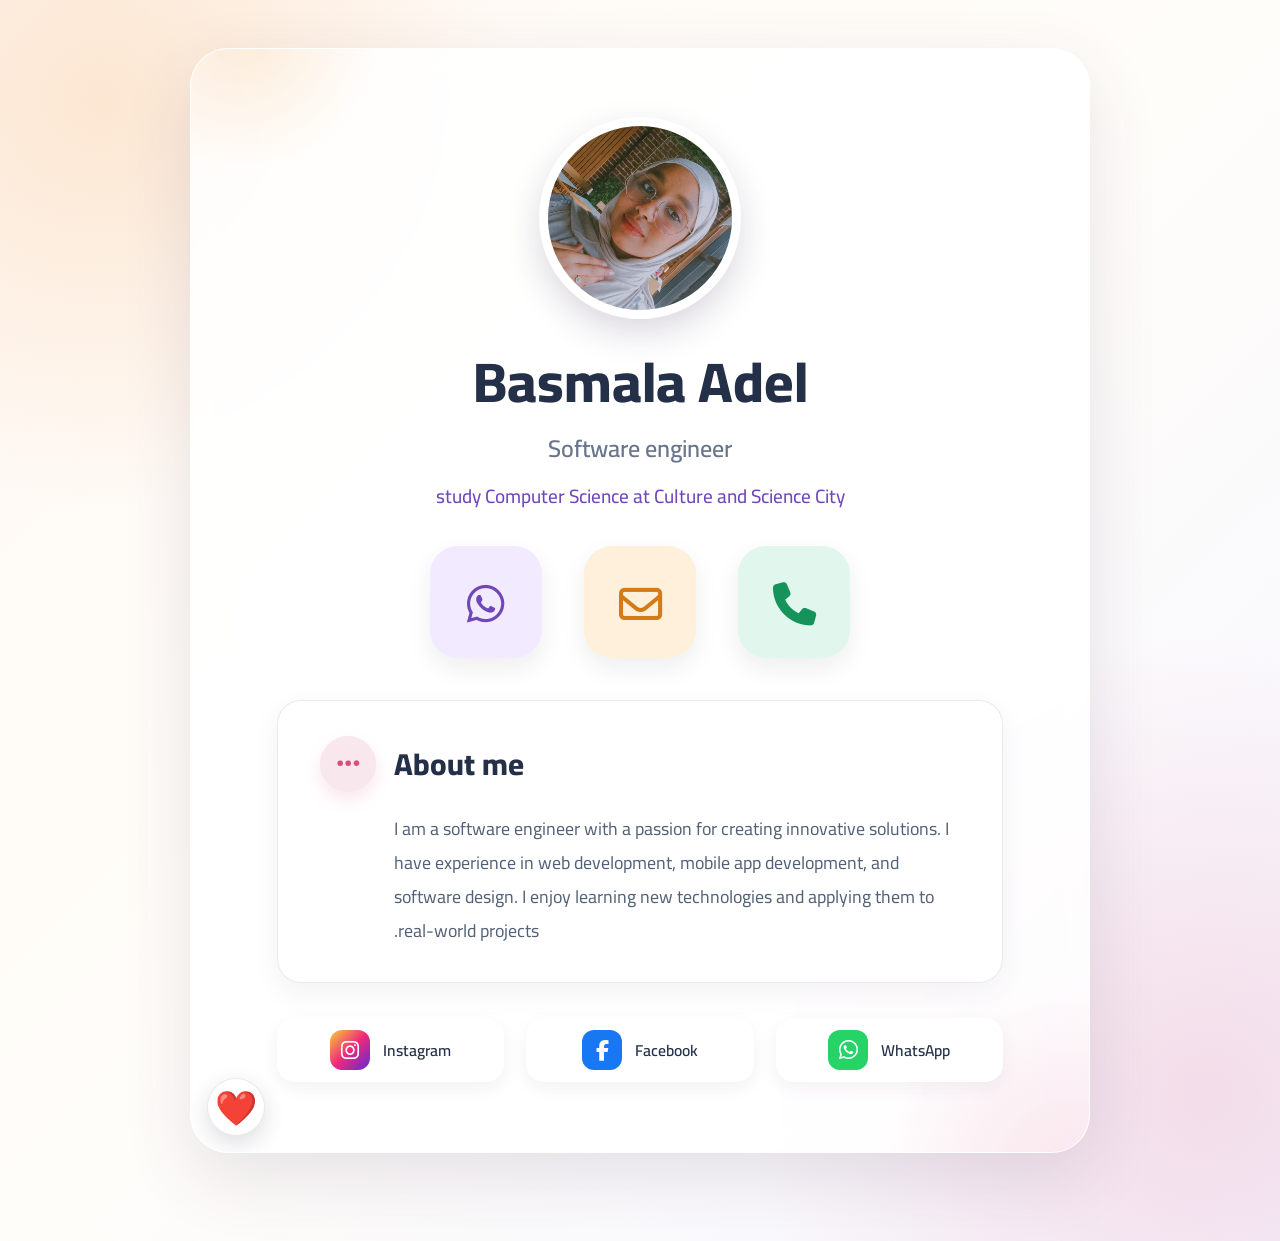
<file: index.html>
<!DOCTYPE html>
<html lang="ar" dir="rtl">

<head>
    <meta charset="UTF-8">

    <meta
        name="viewport"
        content="width=device-width, initial-scale=1.0"
    >

    <title>بيانات التواصل ❤️</title>

    <link
        rel="stylesheet"
        href="Css/style.css?v=20260904-2"
    >

    <link
        rel="stylesheet"
        href="https://cdnjs.cloudflare.com/ajax/libs/font-awesome/6.5.2/css/all.min.css"
    >
</head>

<body>

    <main class="profile-page">

        <!-- صورة الشخص -->
        <img
            src="images/profile.jpeg"
            alt="Basmala Adel"
            class="profile-image"
        >


        <!-- الاسم -->
        <h1>
            Basmala Adel
        </h1>


        <!-- الوظيفة -->
        <p class="job-title">
            Software engineer
        </p>


        <!-- الدراسة -->
        <p class="company">
            study Computer Science at Culture and Science City
        </p>


        <!-- وسائل التواصل السريعة -->
        <div class="quick-contact">

            <!-- الاتصال -->
            <button
                type="button"
                data-url="tel:+201093109086"
                class="contact-icon phone"
                title="اتصال"
            >
                <span>
                    <i class="fa-solid fa-phone" aria-hidden="true"></i>
                </span>
            </button>


            <!-- الإيميل -->
            <button
                type="button"
                data-url="mailto:bosyadel663@gmail.com"
                class="contact-icon email"
                title="إيميل"
            >
                <span>
                    <i class="fa-regular fa-envelope" aria-hidden="true"></i>
                </span>
            </button>


            <!-- واتساب -->
            <button
                type="button"
                data-url="https://wa.me/201093109086"
                data-new-tab="true"
                class="contact-icon whatsapp"
                title="واتساب"
            >
                <span>
                    <i class="fa-brands fa-whatsapp" aria-hidden="true"></i>
                </span>
            </button>

        </div>


        <!-- About Me -->
        <div class="about-box">

            <div class="about-title">

                <button
                    type="button"
                    data-url="contacts.html"
                    class="about-icon"
                    title="جهات الاتصال"
                    aria-label="فتح جهات الاتصال"
                >
                    <i class="fa-solid fa-ellipsis" aria-hidden="true"></i>
                </button>

                <h2>
                    About me
                </h2>

            </div>

            <p>
                I am a software engineer with a passion
                for creating innovative solutions. I have
                experience in web development, mobile app
                development, and software design. I enjoy
                learning new technologies and applying them
                to real-world projects.
            </p>

        </div>


        <!-- وسائل التواصل الإضافية -->
        <div class="social-links">

            <!-- WhatsApp -->
            <button
                type="button"
                data-url="https://wa.me/201093109086"
                data-new-tab="true"
                class="social-link whatsapp"
            >
                <span class="social-icon">
                    <i class="fa-brands fa-whatsapp" aria-hidden="true"></i>
                </span>

                <span>
                    WhatsApp
                </span>
            </button>


            <!-- Facebook -->
            <button
                type="button"
                data-url="https://www.facebook.com/share/1DWhruD6My/"
                data-new-tab="true"
                class="social-link facebook"
            >
                <span class="social-icon">
                    <i class="fa-brands fa-facebook-f" aria-hidden="true"></i>
                </span>

                <span>
                    Facebook
                </span>
            </button>


            <!-- Instagram -->
            <button
                type="button"
                data-url="https://www.instagram.com/basbosa_1612?igsi=MXB3Mnd3Z2hzZ2F5bQ=="
                data-new-tab="true"
                class="social-link instagram"
            >
                <span class="social-icon">
                    <i class="fa-brands fa-instagram" aria-hidden="true"></i>
                </span>

                <span>
                    Instagram
                </span>
            </button>

        </div>


        <!-- زر الذكريات -->
        <!-- نفس فكرة زر Add to Contact -->

        <button
            type="button"
            id="memoryButton"
            class="memory-button"
            title="الذكريات"
            aria-label="فتح الذكريات بالضغط المطوّل"
            aria-pressed="false"
        >❤️
        </button>

    </main>
 <script src="JS/main.js?v=20261028-1"></script>
 <script>
    const memoryButton = document.getElementById("memoryButton");

    let timer = null;
    const holdTime = 10000;

    function startHold(event) {
        event.preventDefault();
        if (timer) {
            return;
        }

        memoryButton.setAttribute("aria-pressed", "true");
        memoryButton.classList.add("is-pressing");

        timer = setTimeout(() => {
            window.location.href = "memories.html";
        }, holdTime);
    }

    function cancelHold() {
        if (timer) {
            clearTimeout(timer);
            timer = null;
        }

        memoryButton.setAttribute("aria-pressed", "false");
        memoryButton.classList.remove("is-pressing");
    }

    memoryButton.addEventListener("pointerdown", startHold);
    memoryButton.addEventListener("pointerup", cancelHold);
    memoryButton.addEventListener("pointercancel", cancelHold);
    memoryButton.addEventListener("pointerleave", cancelHold);
    memoryButton.addEventListener("click", () => {
        window.location.href = "memories.html";
    });
    document.addEventListener("pointerup", cancelHold);
    document.addEventListener("pointercancel", cancelHold);
    document.addEventListener("pointerleave", cancelHold);
    window.addEventListener("blur", cancelHold);
    memoryButton.addEventListener("contextmenu", event => {
        event.preventDefault();
    });
 </script> 

</body>

</html>
</file>
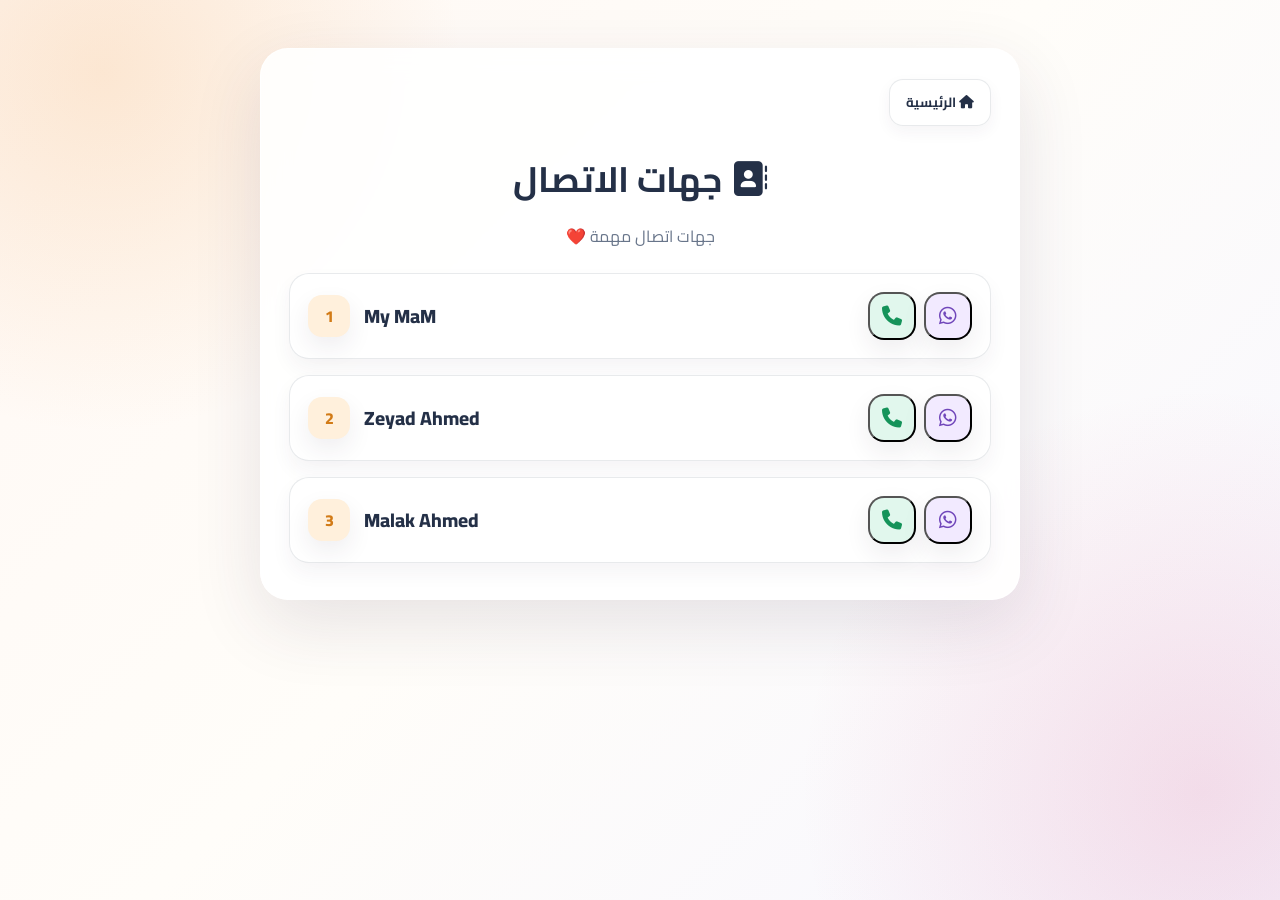
<file: contacts.html>
<!DOCTYPE html>
<html lang="ar" dir="rtl">

<head>
    <meta charset="UTF-8">
    <meta name="viewport" content="width=device-width, initial-scale=1.0">
    <title>جهات الاتصال</title>
    <link rel="stylesheet" href="Css/style.css?v=20260904-contacts">
    <link rel="stylesheet" href="https://cdnjs.cloudflare.com/ajax/libs/font-awesome/6.5.2/css/all.min.css">
</head>

<body>
    <main class="contacts-page">
        <div class="navigation-buttons">
            <button type="button" data-url="index.html" class="home-button">
                <i class="fa-solid fa-house" aria-hidden="true"></i>
                الرئيسية
            </button>
        </div>

        <h1><i class="fa-solid fa-address-book" aria-hidden="true"></i> جهات الاتصال</h1>
        <p class="page-description">جهات اتصال مهمة ❤️</p>

        <section id="contacts-container" class="contacts-list" aria-label="جهات الاتصال"></section>
    </main>

    <script src="JS/main.js?v=20260904-buttons"></script>
    <script src="JS/contacts.js?v=20260904-contacts"></script>
</body>

</html>
</file>
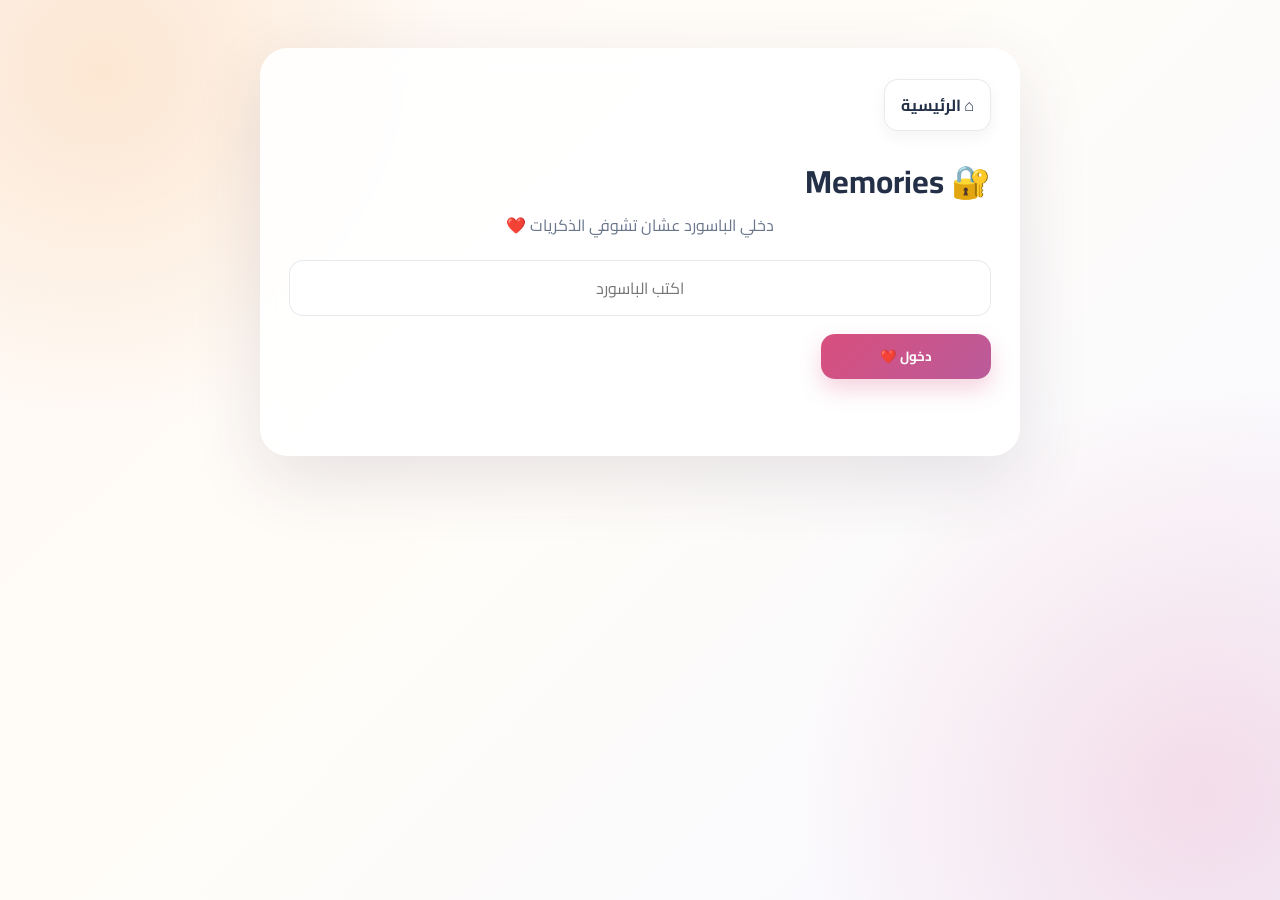
<file: day.html>
<!DOCTYPE html>
<html lang="ar" dir="rtl">

<head>

    <meta charset="UTF-8">

    <meta
        name="viewport"
        content="width=device-width, initial-scale=1.0"
    >

    <title>ذكريات اليوم ❤️</title>

    <link rel="stylesheet" href="Css/style.css">

</head>

<body>

    <main class="day-page">

        <!-- أزرار التنقل -->

        <div class="navigation-buttons">

            <a
                href="memories-list.html"
                class="back-button"
            >
                ← رجوع
            </a>

            <a
                href="index.html"
                class="home-button"
            >
                ⌂ الرئيسية
            </a>

        </div>


        <!-- تفاصيل الخروجة هتظهر هنا -->

        <div id="day-container"></div>

    </main>


    <script src="JS/main.js"></script>
    <script src="JS/memories.js?v=20261028-1"></script>
    <script src="JS/day.js?v=20261028-1"></script>

</body>

</html>
</file>
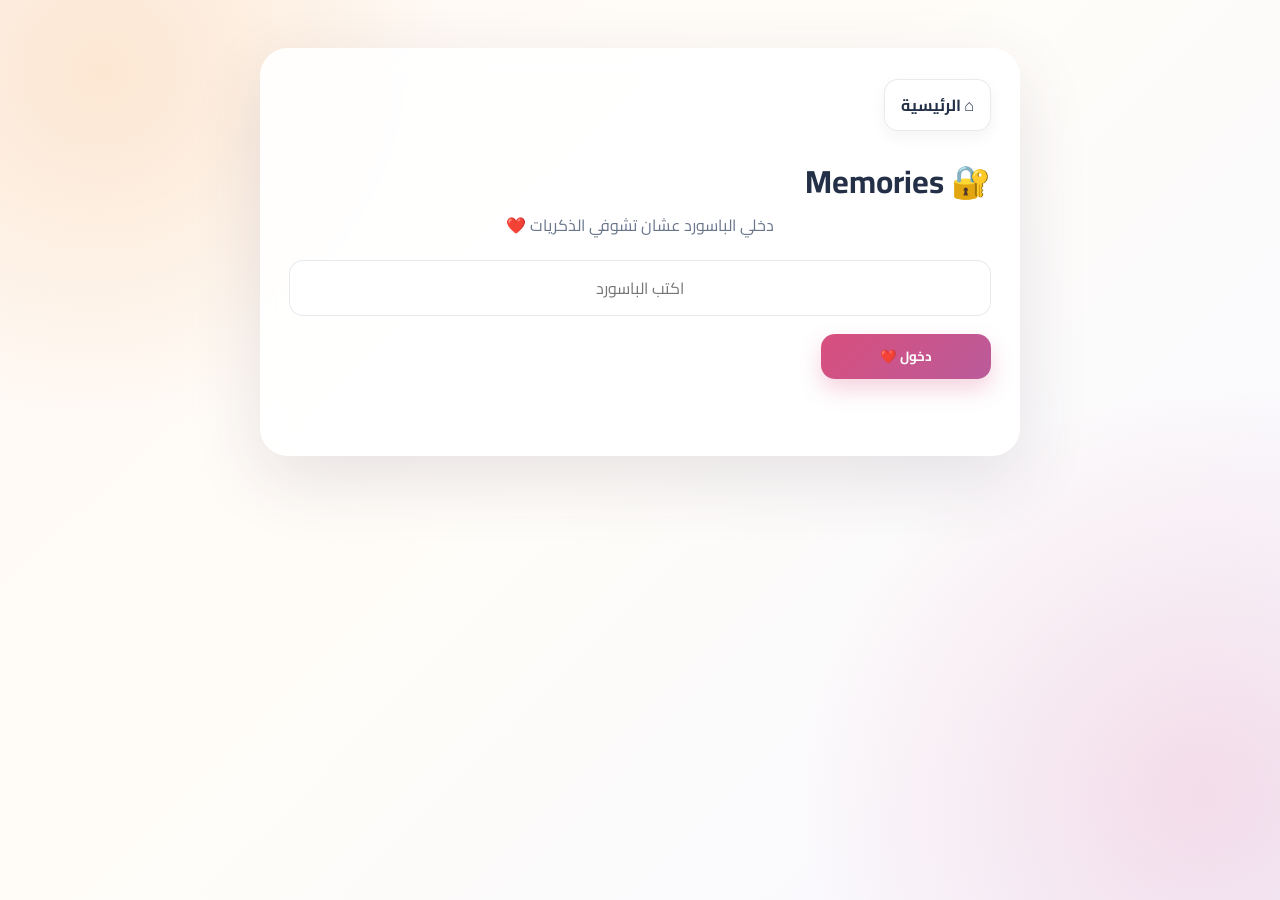
<file: memories-list.html>
<!DOCTYPE html>
<html lang="ar" dir="rtl">

<head>

    <meta charset="UTF-8">

    <meta
        name="viewport"
        content="width=device-width, initial-scale=1.0"
    >

    <title>ذكرياتنا ❤️</title>

    <link rel="stylesheet" href="Css/style.css">

</head>

<body>

    <main class="memories-page">

        <!-- أزرار التنقل -->

        <div class="navigation-buttons">

            <button
                onclick="goBack()"
                class="back-button"
            >
                ← رجوع
            </button>

            <a
                href="index.html"
                class="home-button"
            >
                ⌂ الرئيسية
            </a>

        </div>


        <h1>ذكرياتنا ❤️</h1>

        <p class="page-description">
            اختاري الخروجة اللي عايزه تشوفي ذكرياتها 🥰
        </p>


        <div id="memories-container"></div>

    </main>


    <script src="JS/main.js"></script>
    <script src="JS/memories.js?v=20261028-1"></script>
    <script src="JS/memories-list.js"></script>

</body>

</html>
</file>
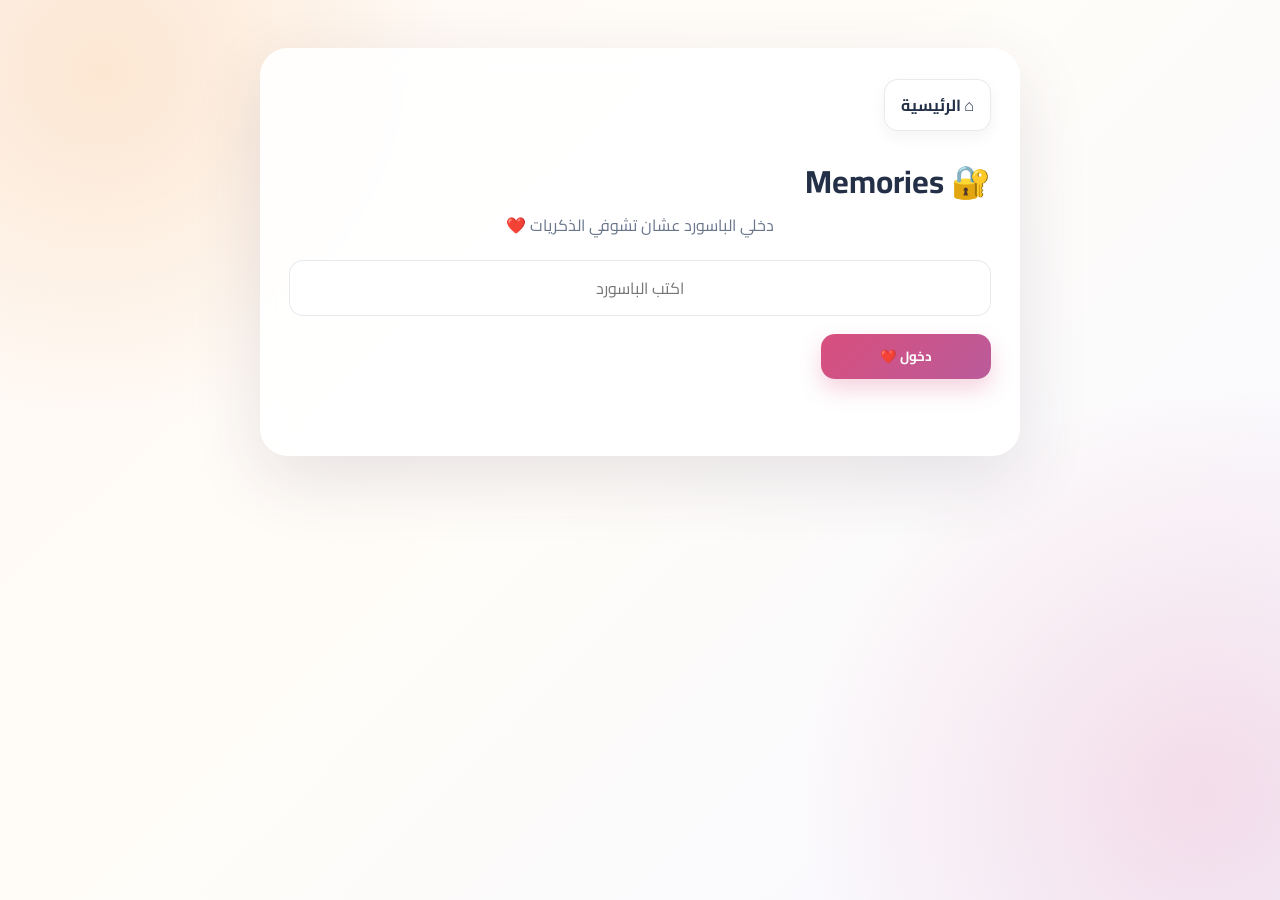
<file: memories.html>
<!DOCTYPE html>
<html lang="ar" dir="rtl">

<head>

    <meta charset="UTF-8">

    <meta
        name="viewport"
        content="width=device-width, initial-scale=1.0"
    >

    <title>الذكريات 🔐</title>

    <link rel="stylesheet" href="Css/style.css">

</head>

<body>

    <main class="home">

        <div class="profile-card">

            <!-- أزرار التنقل -->

            <div class="navigation-buttons">

                <a
                    href="index.html"
                    class="home-button"
                >
                    ⌂ الرئيسية
                </a>

            </div>


            <h1>🔐 Memories </h1>

            <p class="description">
                دخلي الباسورد عشان تشوفي الذكريات ❤️
            </p>


            <!-- خانة الباسورد -->

            <input
                type="password"
                id="password"
                class="password-input"
                placeholder="اكتب الباسورد"
            >


            <!-- زر الدخول -->

            <button
                onclick="checkPassword()"
                class="main-button"
            >
                دخول ❤️
            </button>


            <!-- رسالة الخطأ -->

            <p id="error-message"></p>

        </div>

    </main>


    <script src="JS/main.js"></script>
    <script src="JS/auth.js"></script>

</body>

</html>
</file>
<file: Css/style.css>
@import url("https://fonts.googleapis.com/css2?family=Cairo:wght@400;500;600;700;800&display=swap");

:root {
    --ink: #243047;
    --muted: #68758a;
    --brand: #d94f7d;
    --brand-dark: #a93b63;
    --accent: #f2ad64;
    --surface: rgba(255, 255, 255, 0.88);
    --line: rgba(36, 48, 71, 0.1);
    --shadow: 0 24px 70px rgba(54, 41, 70, 0.12);
}

* {
    margin: 0;
    padding: 0;
    box-sizing: border-box;
}

html {
    scroll-behavior: smooth;
}

body {
    min-height: 100vh;
    padding: clamp(14px, 4vw, 48px) 14px 88px;
    overflow-x: hidden;
    color: var(--ink);
    font-family: "Cairo", "Noto Sans Arabic", sans-serif;
    background-color: #fff8f4;
    background-image:
        radial-gradient(circle at 8% 8%, rgba(242, 173, 100, 0.24), transparent 25%),
        radial-gradient(circle at 94% 88%, rgba(217, 79, 125, 0.16), transparent 28%),
        linear-gradient(135deg, #fff8f4 0%, #fffdf9 48%, #f6f6ff 100%);
}


/* ================================= */
/* الصفحة الرئيسية */
/* ================================= */

.profile-page {
    width: 100%;
    max-width: 900px;
    margin: auto;
    position: relative;
    padding: clamp(30px, 6vw, 68px) clamp(16px, 7vw, 86px) clamp(38px, 6vw, 70px);
    text-align: center;
    background: var(--surface);
    border: 1px solid rgba(255, 255, 255, 0.9);
    border-radius: clamp(24px, 4vw, 38px);
    box-shadow: var(--shadow);
    -webkit-backdrop-filter: blur(14px);
    overflow: hidden;
    backdrop-filter: blur(14px);
}


/* ================================= */
/* الدوائر في الخلفية */
/* ================================= */

.profile-page::before {
    content: "";
    position: absolute;
    width: 300px;
    height: 300px;
    top: -170px;
    left: -100px;
    border-radius: 50%;
    background: radial-gradient(circle, rgba(242, 173, 100, 0.24), transparent 68%);
    pointer-events: none;
}


.profile-page::after {
    content: "";
    position: absolute;
    width: 400px;
    height: 400px;
    right: -180px;
    bottom: -220px;
    border-radius: 50%;
    background: radial-gradient(circle, rgba(217, 79, 125, 0.13), transparent 68%);
    pointer-events: none;
}


/* نخلي المحتوى فوق الخلفية */

.profile-page > * {
    position: relative;
    z-index: 2;
}


/* ================================= */
/* صورة البروفايل */
/* ================================= */

.profile-image {
    width: clamp(138px, 22vw, 202px);
    height: clamp(138px, 22vw, 202px);
    object-fit: cover;
    object-position: center 32%;
    border-radius: 50%;
    border: clamp(6px, 1vw, 9px) solid #fff;
    margin: 0 auto 22px;
    background: #f3f4f6;
    box-shadow: 0 14px 34px rgba(54, 41, 70, 0.18);
}


/* ================================= */
/* الاسم */
/* ================================= */

.profile-page h1 {
    font-size: clamp(2rem, 6vw, 3.5rem);
    line-height: 1.15;
    color: var(--ink);
    font-weight: 800;
    margin-bottom: 12px;
}


/* ================================= */
/* الوظيفة */
/* ================================= */

.job-title {
    font-size: clamp(1.1rem, 2.5vw, 1.5rem);
    color: var(--muted);
    font-weight: 600;
    margin-bottom: 10px;
}


/* ================================= */
/* الدراسة */
/* ================================= */

.company {
    max-width: 600px;
    margin: 0 auto 34px;
    font-size: clamp(0.95rem, 2vw, 1.2rem);
    color: #7046ba;
    font-weight: 500;
    line-height: 1.6;
}


/* ================================= */
/* أزرار التواصل السريعة */
/* ================================= */

.quick-contact {
    display: flex;
    justify-content: center;
    align-items: center;
    gap: clamp(14px, 5vw, 42px);
    margin-bottom: 42px;
}


.contact-icon {
    width: clamp(76px, 13vw, 112px);
    height: clamp(76px, 13vw, 112px);
    border-radius: clamp(18px, 3vw, 28px);
    display: flex;
    justify-content: center;
    align-items: center;
    text-decoration: none;
    border: 0;
    padding: 0;
    cursor: pointer;
    font-family: inherit;
    box-shadow: 0 10px 25px rgba(54, 41, 70, 0.08);
    transition: transform 0.25s ease, box-shadow 0.25s ease;
}


.contact-icon span {
    font-size: clamp(2rem, 5vw, 3rem);
    line-height: 1;
}

.contact-icon i {
    font-size: 0.9em;
}


/* واتساب */

.contact-icon.whatsapp {
    background: #f2eaff;
    color: #7046ba;
}


/* الإيميل */

.contact-icon.email {
    background: #fff0dc;
    color: #d27b17;
}


/* الهاتف */

.contact-icon.phone {
    background: #e1f7ed;
    color: #15935a;
}


.contact-icon:hover {
    transform: translateY(-6px);
    box-shadow: 0 16px 30px rgba(54, 41, 70, 0.14);
}


/* ================================= */
/* About Me */
/* ================================= */

.about-box {
    padding: clamp(22px, 4vw, 34px) clamp(18px, 5vw, 42px);
    margin-bottom: 35px;
    text-align: left;
    background: rgba(255, 255, 255, 0.78);
    border: 1px solid var(--line);
    border-radius: 24px;
    box-shadow: 0 10px 30px rgba(54, 41, 70, 0.06);
}


.about-title {
    display: flex;
    align-items: center;
    gap: 18px;
    margin-bottom: 20px;
    direction: ltr;
}


.about-icon {
    width: 56px;
    height: 56px;
    border-radius: 50%;
    background: #f8e7ed;
    display: flex;
    justify-content: center;
    align-items: center;
    font-size: 26px;
    flex-shrink: 0;
    color: #d94f7d;
    text-decoration: none;
    cursor: pointer;
    border: 0;
    padding: 0;
    font-family: inherit;
    box-shadow: 0 8px 18px rgba(217, 79, 125, 0.14);
}


.about-box h2 {
    font-size: clamp(1.35rem, 3vw, 1.9rem);
    color: var(--ink);
    font-weight: 800;
}


.about-options {
    width: 42px;
    height: 42px;
    margin: 0 0 14px;
    border-radius: 50%;
    display: inline-flex;
    justify-content: center;
    align-items: center;
    color: var(--muted);
    background: #f7f8fb;
    text-decoration: none;
    transition: transform 0.2s ease, color 0.2s ease, background 0.2s ease;
}


.about-options:hover {
    color: var(--brand-dark);
    background: #fbe8ef;
    transform: scale(1.06);
}


.about-box p {
    font-size: clamp(0.95rem, 2vw, 1.12rem);
    line-height: 1.9;
    color: #526076;
    margin-left: 74px;
}


/* ================================= */
/* Social Media */
/* ================================= */

.social-links {
    display: flex;
    justify-content: center;
    align-items: center;
    gap: 22px;
    flex-wrap: wrap;
}


.social-link {
    flex: 1 1 180px;
    min-width: 0;
    height: 64px;
    padding: 0 18px;
    background: white;
    border: 1px solid var(--line);
    border-radius: 18px;
    display: flex;
    justify-content: center;
    align-items: center;
    gap: 13px;
    text-decoration: none;
    color: var(--ink);
    font-size: 0.98rem;
    font-weight: 600;
    border: 0;
    cursor: pointer;
    font-family: inherit;
    box-shadow: 0 6px 18px rgba(54, 41, 70, 0.06);
    transition: transform 0.2s ease, box-shadow 0.2s ease;
    direction: ltr;
}


.social-link:hover {
    transform: translateY(-4px);
    box-shadow: 0 12px 25px rgba(54, 41, 70, 0.12);
}


/* أيقونة السوشيال */

.social-icon {
    width: 40px;
    height: 40px;
    border-radius: 12px;
    display: flex;
    justify-content: center;
    align-items: center;
    color: white;
    font-size: 21px;
    font-weight: 800;
}


/* Instagram */

.social-link.instagram .social-icon {

    background:
        linear-gradient(
            135deg,
            #f9ce34,
            #ee2a7b,
            #6228d7
        );
}


/* Facebook */

.social-link.facebook .social-icon {
    background: #1877f2;
    border-radius: 12px;
}


/* WhatsApp */

.social-link.whatsapp .social-icon {
    background: #25d366;
    border-radius: 12px;
    font-size: 22px;
}


/* ================================= */
/* زر الذكريات */
/* ================================= */

.memory-button {
    position: fixed;
    left: max(16px, env(safe-area-inset-left));
    bottom: max(16px, env(safe-area-inset-bottom));
    width: 58px;
    height: 58px;
    border-radius: 50%;
    background: white;
    border: 1px solid var(--line);
    padding: 0;
    font-family: inherit;
    display: flex;
    justify-content: center;
    align-items: center;
    text-decoration: none;
    color: var(--brand-dark);
    font-size: 34px;
    font-weight: 300;
    box-shadow: 0 8px 22px rgba(54, 41, 70, 0.16);
    z-index: 20;
    transition: transform 0.2s ease, box-shadow 0.2s ease;
    touch-action: none;
    -webkit-user-select: none;
    user-select: none;
}


.memory-button:hover {

    transform: scale(1.06);

    box-shadow:
        0 10px 25px rgba(0, 0, 0, 0.18);
}


/* ================================= */
/* صفحات الذكريات */
/* ================================= */

.navigation-buttons {
    display: flex;
    justify-content: space-between;
    align-items: center;
    gap: 12px;
    margin-bottom: 20px;
}


.back-button,
.home-button,
.main-button {
    border: none;
    min-height: 44px;
    border-radius: 14px;
    padding: 10px 16px;
    text-decoration: none;
    cursor: pointer;
    font-weight: 700;
    font-family: inherit;
    transition: transform 0.2s ease, box-shadow 0.2s ease;
}


.back-button,
.home-button {
    background: rgba(255, 255, 255, 0.8);
    color: var(--ink);
    border: 1px solid var(--line);
    box-shadow: 0 6px 15px rgba(54, 41, 70, 0.05);
}


.back-button:hover,
.home-button:hover,
.main-button:hover {

    transform: translateY(-2px);
}


.memories-page,
.day-page,
.home {
    width: 100%;
    max-width: 760px;
    margin: auto;
    padding: clamp(18px, 4vw, 30px) clamp(14px, 4vw, 28px) 36px;
    background: var(--surface);
    border: 1px solid rgba(255, 255, 255, 0.9);
    border-radius: clamp(20px, 4vw, 28px);
    box-shadow: var(--shadow);
    -webkit-backdrop-filter: blur(14px);
    backdrop-filter: blur(14px);
}


.memories-page h1,
.day-page h1 {
    font-size: clamp(1.65rem, 5vw, 2.2rem);
    margin-bottom: 10px;
    color: var(--ink);
    text-align: center;
}


.page-description,
.description {
    text-align: center;
    color: var(--muted);
    margin-bottom: 20px;
    line-height: 1.8;
}


/* ================================= */
/* بطاقات الذكريات */
/* ================================= */

#memories-container {
    display: grid;
    gap: 16px;
    margin-top: 18px;
}


.memory-card {
    background: white;
    border: 1px solid var(--line);
    border-radius: 20px;
    padding: 20px 16px;
    box-shadow: 0 10px 20px rgba(54, 41, 70, 0.05);
    text-align: center;
    transition: transform 0.2s ease, box-shadow 0.2s ease;
}

.memory-card:hover {
    transform: translateY(-3px);
    box-shadow: 0 15px 28px rgba(54, 41, 70, 0.1);
}


.memory-date,
.date {
    display: inline-block;
    padding: 6px 10px;
    border-radius: 999px;
    background: #fbe8ef;
    color: var(--brand-dark);
    font-size: 0.8rem;
    font-weight: 700;
    margin-bottom: 12px;
}


.memory-card h2 {
    font-size: clamp(1.05rem, 3vw, 1.25rem);
    color: var(--ink);
    margin-bottom: 16px;
    line-height: 1.7;
}


.main-button {
    display: inline-flex;
    justify-content: center;
    align-items: center;
    min-width: 170px;
    background: linear-gradient(135deg, var(--brand), #ba5b9b);
    color: white;
    box-shadow: 0 10px 22px rgba(217, 79, 125, 0.25);
}


/* ================================= */
/* الباسورد */
/* ================================= */

#error-message {

    min-height: 24px;

    margin-top: 16px;

    color: #dc2626;

    font-weight: 700;

    text-align: center;
}


.password-input {
    width: 100%;
    min-height: 50px;
    padding: 12px 16px;
    border-radius: 14px;
    border: 1px solid var(--line);
    background: white;
    font-size: 1rem;
    margin-bottom: 18px;
    outline: none;
    text-align: center;
    font-family: inherit;
}


.password-input:focus {
    border-color: var(--brand);
    box-shadow: 0 0 0 4px rgba(217, 79, 125, 0.12);
}


/* ================================= */
/* الصور */
/* ================================= */

#day-container {

    display: block;
}


.memory-comment {
    padding: 16px;
    background: #fff8f4;
    border: 1px solid rgba(217, 79, 125, 0.12);
    border-radius: 16px;
    color: #526076;
    line-height: 1.9;
    margin: 16px 0;
    font-size: 0.95rem;
    text-align: center;
}


.gallery {
    display: grid;
    grid-template-columns: repeat(2, minmax(0, 1fr));
    gap: 12px;
    margin: 18px 0;
}


.gallery img {
    width: 100%;
    aspect-ratio: 4 / 3;
    height: auto;
    object-fit: cover;
    border-radius: 16px;
    border: 2px solid white;
    box-shadow: 0 12px 20px rgba(54, 41, 70, 0.1);
    cursor: pointer;
    transition: transform 0.25s ease, box-shadow 0.25s ease;
}


.gallery img:hover {
    transform: translateY(-3px) scale(1.02);
    box-shadow: 0 18px 30px rgba(54, 41, 70, 0.18);
}


/* ================================= */
/* الموبايل */
/* ================================= */

@media (max-width: 700px) {
    body {
        padding: 10px 9px 84px;
    }


    .profile-page {
        padding-inline: 15px;
    }

    .quick-contact {
        gap: 14px;
    }

    .contact-icon {
        min-width: 76px;
        min-height: 76px;
    }

    .about-box {
        padding-inline: 16px;
    }

    .about-title {
        gap: 12px;
    }

    .about-box p {
        margin-left: 0;
    }

    .main-button,
    .back-button,
    .home-button {
        min-height: 44px;
    }


    .gallery {
        grid-template-columns: 1fr;
        gap: 11px;
    }


    .gallery img {
        aspect-ratio: 4 / 3;
    }

    .social-link {
        flex: 1 1 0;
        height: 58px;
        padding-inline: 8px;
        gap: 7px;
        font-size: 0.82rem;
    }

    .social-link.whatsapp {
        display: none;
    }

    .social-icon {
        width: 36px;
        height: 36px;
        font-size: 18px;
    }

    .memory-button {
        width: 48px;
        height: 48px;
        font-size: 27px;
    }
}

@media (prefers-reduced-motion: reduce) {
    *,
    *::before,
    *::after {
        scroll-behavior: auto !important;
        transition-duration: 0.01ms !important;
    }

}


.contacts-page {
    width: 100%;
    max-width: 760px;
    margin: auto;
    padding: clamp(18px, 4vw, 30px) clamp(14px, 4vw, 28px) 36px;
    background: var(--surface);
    border: 1px solid rgba(255, 255, 255, 0.9);
    border-radius: clamp(20px, 4vw, 28px);
    box-shadow: var(--shadow);
    -webkit-backdrop-filter: blur(14px);
    backdrop-filter: blur(14px);
}


.contacts-page h1 {
    display: flex;
    justify-content: center;
    align-items: center;
    gap: 10px;
    color: var(--ink);
    font-size: clamp(1.65rem, 5vw, 2.2rem);
    margin-bottom: 10px;
}


.contacts-list {
    display: grid;
    gap: 16px;
    margin-top: 22px;
}


.contact-card {
    display: flex;
    align-items: center;
    gap: 14px;
    direction: ltr;
    padding: 18px;
    background: white;
    border: 1px solid var(--line);
    border-radius: 20px;
    box-shadow: 0 10px 20px rgba(54, 41, 70, 0.05);
}


.contact-number {
    width: 42px;
    height: 42px;
    border-radius: 14px;
    display: flex;
    justify-content: center;
    align-items: center;
    color: #d27b17;
    background: #fff0dc;
    font-weight: 800;
    box-shadow: 0 10px 25px rgba(54, 41, 70, 0.08);
}


.contact-person {
    min-width: 0;
    text-align: left;
}


.contact-person h2 {
    overflow-wrap: anywhere;
    color: var(--ink);
    font-size: clamp(1rem, 3vw, 1.2rem);
    font-weight: 800;
}


.contact-fields {
    display: grid;
    grid-template-columns: repeat(2, minmax(0, 1fr));
    gap: 10px;
}


.contact-fields label {
    display: grid;
    gap: 5px;
    color: var(--muted);
    font-size: 0.78rem;
    font-weight: 700;
}


.contact-fields input {
    width: 100%;
    min-height: 42px;
    padding: 8px 10px;
    color: var(--ink);
    background: #fffdfd;
    border: 1px solid var(--line);
    border-radius: 10px;
    outline: none;
    font: inherit;
    font-size: 0.9rem;
}


.contact-fields input:focus {
    border-color: var(--brand);
    box-shadow: 0 0 0 3px rgba(217, 79, 125, 0.12);
}


.contact-actions {
    display: flex;
    gap: 8px;
    margin-left: auto;
}


.contact-action {
    width: 48px;
    height: 48px;
    border-radius: 16px;
    display: flex;
    justify-content: center;
    align-items: center;
    color: var(--ink);
    text-decoration: none;
    font-size: 1.25rem;
    box-shadow: 0 10px 25px rgba(54, 41, 70, 0.08);
    transition: transform 0.2s ease, box-shadow 0.2s ease;
}


.contact-action:hover {
    transform: translateY(-3px);
    box-shadow: 0 16px 30px rgba(54, 41, 70, 0.14);
}


.call-action {
    background: #e1f7ed;
    color: #15935a;
}


.whatsapp-action {
    background: #f2eaff;
    color: #7046ba;
}


.save-contact {
    min-height: 42px;
    padding: 8px 12px;
    border: 0;
    border-radius: 10px;
    color: white;
    background: var(--brand);
    cursor: pointer;
    font: inherit;
    font-size: 0.82rem;
    font-weight: 700;
}


.contact-status {
    grid-column: 2 / -1;
    min-height: 20px;
    margin: 0;
    color: #15935a;
    font-size: 0.78rem;
    font-weight: 700;
}


.memory-button.is-pressing {
    transform: scale(0.92);
    background: #fbe8ef;
    box-shadow: 0 4px 12px rgba(217, 79, 125, 0.2);
}
</file>
